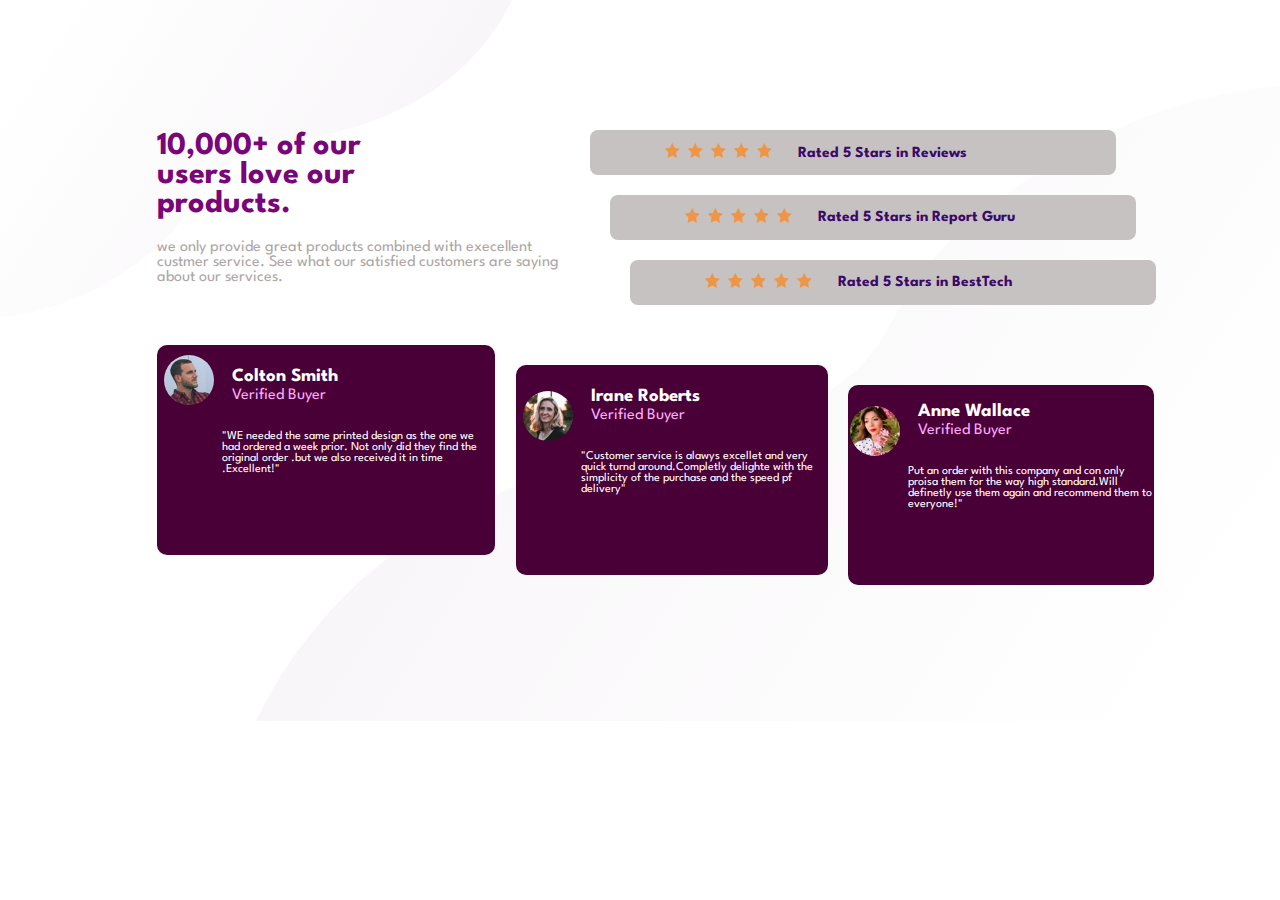
<file: index.html>
<!DOCTYPE html>
<html lang="en">

<head>
    <meta charset="UTF-8">
    <meta name="viewport" content="width=device-width, initial-scale=1.0">
    <meta http-equiv="X-UA-Compatible" content="ie=edge">
    <link rel="preconnect" href="https://fonts.gstatic.com">
    <link href="https://fonts.googleapis.com/css2?family=Spartan:wght@100;200;300;400;500;600;700;800;900&display=swap" rel="stylesheet">
    <title>Atelier1</title>
    <link rel="stylesheet" href="style.css">
</head>

<body>
    <div class="gr">
        <div class="haut">
            <div class="tittle">
                <h1 class="color">10,000+ of our <br>users love our <br> products.</h1>
                <p class="colorg"> we only provide great products combined with execellent custmer service.
                    See what our satisfied customers are saying about our services.
                </p>
            </div>
            <div class="etoiles">
                <div class="rating" id="r1">
                    <div class="abc">
                    <img class="star" src="images/icon-star.svg" alt="">
                    <img class="star" src="images/icon-star.svg" alt="">
                    <img class="star" src="images/icon-star.svg" alt="">
                    <img class="star" src="images/icon-star.svg" alt="">
                    <img class="star" src="images/icon-star.svg" alt="">
                    </div>
                    <p class="review">Rated 5 Stars in Reviews</p>
                    <br>
                </div>
                <div class="rating" id="r2">
                    <div class="abc">
                        <img class="star" src="images/icon-star.svg" alt="">
                        <img class="star" src="images/icon-star.svg" alt="">
                        <img class="star" src="images/icon-star.svg" alt="">
                        <img class="star" src="images/icon-star.svg" alt="">
                        <img class="star" src="images/icon-star.svg" alt="">
                        </div>
                    <p class="review">Rated 5 Stars in Report Guru</p>
                </div>
                <div class="rating" id="r3">
                    <div class="abc">
                        <img class="star" src="images/icon-star.svg" alt="">
                        <img class="star" src="images/icon-star.svg" alt="">
                        <img class="star" src="images/icon-star.svg" alt="">
                        <img class="star" src="images/icon-star.svg" alt="">
                        <img class="star" src="images/icon-star.svg" alt="">
                        </div>
                    <p class="review">Rated 5 Stars in BestTech</p>
                </div>


            </div>
        </div>
        <div class="divB">
            <div class="div1">
                <div class="image">
                    <img class="img1" src="images/image-colton.jpg" alt="">
                </div>
                <div class="org">
                    <h3 class="name">Colton Smith </h3>
                <p class="vr"> Verified Buyer</p>
                <p class="TC" >"WE needed the same printed design as the one
                    we had ordered a week prior. Not
                    only did they find the original order .but
                    we also received it in time .Excellent!"
                </p>
            </div>
        </div>
            <div class="div2">
                <div class="image">
                    <p> <img class="img1" src="images/image-irene.jpg" alt="">
                    </div>
                    <div class="org">
                   
                    <h3 class="name">Irane Roberts </h3>
                
                <p class="vr"> Verified Buyer</p>
                <p class="TC">"Customer service is alawys excellet and
                    very quick turnd around.Completly
                    delighte with the simplicity of the
                    purchase and the speed pf delivery"</p>
                </div>
            </div>
            <div class="div3">
                <div class="image">
                    <p> <img class="img1" src="images/image-anne.jpg" alt="">
                </div>
                <div class="org">
                    <h3 class="name">Anne Wallace </h3>
                    <p class="vr"> Verified Buyer</p>
                    <p class="TC">Put an order with this company and con
                        only proisa them for the way high
                        standard.Will definetly use them again
                        and recommend them to everyone!"</p>
                </div>

            </div>
        </div>
    </div>
</body>

</html>
</file>
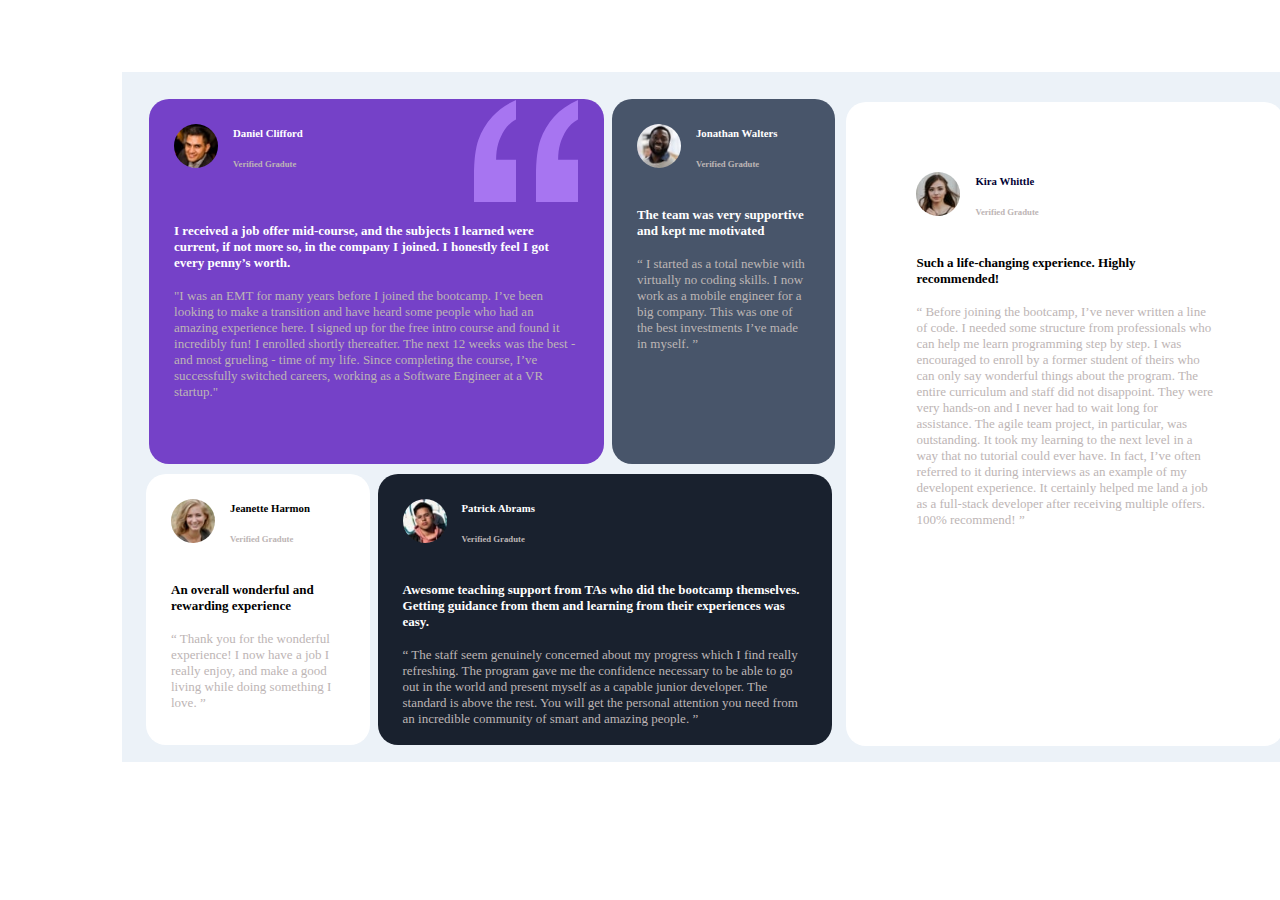
<file: Atelier 3/index3.html>
<!DOCTYPE html>
<html lang="en">
<head>
    <meta charset="UTF-8">
    <meta name="viewport" content="width=, initial-scale=1.0">
    <link rel="stylesheet" href="style.css">
    <title>Document</title>
</head>
<body>
    <div class="Globale">
    <div class="for">
    <div class="fora">
    <div class="Danniel">  
        <div class="org">   
<img class="image" src="images/image-daniel.jpg" alt="">
<div class="orga">
<h5 class="name"> Daniel Clifford </h5>
<h6 class="clr"> Verified Gradute </h6>
</div>
</div>  
<img class="bk"  src="images/bg-pattern-quotation.svg" alt="">
<h4 class="name">  I received a job offer mid-course, and the subjects I learned were current, if not more so, 
    in the company I joined. I honestly feel I got every penny’s worth.</h4>
    <p class="clr">
        "I was an EMT for many years before I joined the bootcamp. I’ve been looking to make a 
          transition and have heard some people who had an amazing experience here. I signed up 
          for the free intro course and found it incredibly fun! I enrolled shortly thereafter. 
          The next 12 weeks was the best - and most grueling - time of my life. Since completing 
          the course, I’ve successfully switched careers, working as a Software Engineer at a VR startup."
    </p>
    </div>
<div class="jonathan">
    <div class="org">
    <img  class="image" src="images/image-jonathan.jpg" alt="">
    <div class="orga">
    <h5 class="name">Jonathan Walters</h5>
    <h6 class="clr"> Verified Gradute </h6>
</div>
</div>
    <h4 class="name"> The team was very supportive and kept me motivated </h4>
    <p class="clr">
        “ I started as a total newbie with virtually no coding skills. I now work as a mobile engineer 
          for a big company. This was one of the best investments I’ve made in myself. ”
    </p>
</div>
</div>
<div class="forb">
<div class="Jeanette">
    <div class="org">
<img  class="image" src="images/image-jeanette.jpg" alt="">
<div class="orga">
<h5 class=""> Jeanette Harmon </h5>
<h6 class="clr">  Verified Gradute </h6>
</div>
</div>
<h4> An overall wonderful and rewarding experience</h4>
<p class="clr">
    “ Thank you for the wonderful experience! I now have a job I really enjoy, and make a good living 
          while doing something I love. ”
</p>
</div>
<div class="Patrick">
    <div class="org">
    <img  class="image" src="images/image-patrick.jpg" alt="">
    <div class="orga">
    <h5 class="name"> Patrick Abrams </h5>
    <h6 class="clr"> Verified Gradute </h6>
</div>
</div>
    <h4 class="name"> Awesome teaching support from TAs who did the bootcamp themselves. Getting guidance from them and 
        learning from their experiences was easy. </h4>
    <p class="clr">
        “ The staff seem genuinely concerned about my progress which I find really refreshing. The program 
        gave me the confidence necessary to be able to go out in the world and present myself as a capable 
        junior developer. The standard is above the rest. You will get the personal attention you need from 
        an incredible community of smart and amazing people. ”
    </p>
</div>

</div>

</div>
<div class="one">
    <div class="org">
<img class="image" src="images/image-kira.jpg" alt="">
<div class="orga">
<h5 class="name1"> Kira Whittle</h5>
<h6 class="clr"> Verified Gradute </h6>
</div>
</div>
<h4> Such a life-changing experience. Highly recommended!</h4>
<p class="clr">
    “ Before joining the bootcamp, I’ve never written a line of code. I needed some structure from 
          professionals who can help me learn programming step by step. I was encouraged to enroll by a former 
          student of theirs who can only say wonderful things about the program. The entire curriculum and staff 
          did not disappoint. They were very hands-on and I never had to wait long for assistance. The agile team 
          project, in particular, was outstanding. It took my learning to the next level in a way that no tutorial 
          could ever have. In fact, I’ve often referred to it during interviews as an example of my developent 
          experience. It certainly helped me land a job as a full-stack developer after receiving multiple offers. 
          100% recommend! ”
</p>
</div>
</div>

</div>



</body>
</html>
</file>
<file: style.css>
body{
    font-family: 'Spartan', sans-serif;
    background-image: url(images/bg-pattern-bottom-desktop.svg), url(images/bg-pattern-top-desktop.svg);
      
    background-position: right bottom, left top;
  	background-repeat: no-repeat, no-repeat;
      background-size: 80%, 40%;
      padding: 8% 10%;
}
.gr{
    width: 102%;
    height: 500px;
    margin : 0 auto; 
   
}

.haut{
display: flex;
flex-direction: row;

 }

 .abc{
    padding-right: 4px;
    padding-left: 50px;
 }

 .etoiles{
    width: 72%;
     height: auto;
     margin: auto ;
 }
 .star{
     width: 15px;
     height: 15px;
     padding-right: 4px;
     
 }
 .tittle{
     width: 50%;
     height: auto;
     margin-left: 2%;
 }
 .rating{
    
    width: 76%;
     background-color: rgb(199, 194, 194);
     display: flex;
     flex-direction:row;
     flex-wrap: nowrap;
     align-items: center;
     padding-left: 25px;
     padding-right: 50px;
     margin : 20px auto;
     text-align: left 29px ;
     border-radius: 8px;
     
 }
 .review{
     margin-left: 18px;
     color: rgb(58, 9, 104);
     font-weight: 700;
     font-size: 1.2vw;
 }
 #r1{
     margin-left: 20px;
 }
 #r2{
    margin-left: 40px;
}
#r3{
    margin-left: 60px;
}
.color{
    color: rgb(121, 5, 121);
}
.colorg{
    color: rgb(173, 166, 166);
}
.divB{
    display: flex;
    margin: auto;
}
.div1{
    height: 200px;
    margin-left: 2%;
   display: flex;
   background-color: rgb(73, 0, 55);
   margin-right: 2%;
   border-radius: 10px;
   padding: 5px;
   margin-top: 20px;
}
.div2{
    height: 200px;
    display: flex;
    background-color: rgb(73, 0, 55);
    margin-right: 2%;
    border-radius: 10px;
    padding: 5px;
    margin-top: 40px;
    margin-bottom: 33px;
 }
 .div3{
     display: flex;
    background-color: rgb(73, 0, 55);
    margin-right: 2%;
    border-radius: 10px;
    margin-bottom: 23px;
    margin-top: 60px ;
    margin-right: 1%;
 }
 .img1{
    border-radius: 50%;
    position: relative;
    right: 5%;
    width: 50px;
    height: 50px;
    padding: 5px;

 }
 .org{
     display: flex;
     flex-direction: column;
 }
 .vr{
margin-top: -16px;
margin-left: 10px;
color: rgb(255, 172, 255);
 }
 .name{
     margin-left: 10px;
     color: white;
 }
.TC{
    color: white;
    text-align: left;
    font-size: 12px;

}

@media only screen and (max-width: 700px) {
    .tittle {
        width: 100%;
        height: auto;
        margin-left: 2%;
        text-align: center;
    }
    .haut {
        display: flex;
        flex-direction: column;
    }
    .divB {
        display: flex;
        flex-direction: column;
        
    }
    #r1,#r2,#r3{
    margin-left: 0px; 
    flex-direction: column;
    margin-left: -9%;
    margin-right: -10%;
    border-radius: 10px;
    padding: 5px;
    width: 115%;
    height: 68PX;

    }
   

    .etoiles{
        width: 100%
        
    }
    .div1,.div2,.div3{
        height: 170px;
        margin-left: -9%;
       display: flex;
       background-color: rgb(73, 0, 55);
       margin-right: -10%;
       border-radius: 10px;
       padding: 5px;
       margin-top: 20px;
    }
    .div2{
        margin-bottom: 0px;
    }
    .review{
        margin-left: 0px;
        font-size: 16px;
    }
    .abc{
        margin-top: 8px;
        padding-right: 50px;
    }
}
</file>
<file: Atelier 3/style.css>
body{
    width: 1440px;
    height: 700px;
    background-color: rgb(255, 255, 255);
    font-size: 13px;
}
.Globale{
    width: 80%;
    height: 90%;
    background-color:hsl(210, 46%, 95%);
    margin: 5% auto;
    display: flex;
    padding: 30px;
}
.for{
    width: 70%;
    height: 100%;
}
.one{
    width: 30%;
    height: 80%;
    background-color: hsl(0, 0%, 100%);
    padding: 25px;
    border-radius: 20px;
    padding: 70px;
    margin-right: 20px;
}
.fora{
    width: 100%;
    height: 50%;
    display: flex;
    padding-bottom: 70px;
    margin : -1%;
}
.forb{
    width: 100%;
    height: 50%;
    display: flex;
    margin: -10px;
}
.Danniel{
    width: 70%;
    height: 100%;
    background-color :hsl(263, 55%, 52%);
    padding: 25px;
    border-radius: 20px;
    margin: 4px;
}
.jonathan{
    width: 30%;
    height: 100%;
    background-color:hsl(217, 19%, 35%);
    padding: 25px;
    border-radius: 20px;
    margin: 4px;

}
.Jeanette{
    width: 30%;
    height: 70%;
    background-color:hsl(0, 0%, 100%);
    padding: 25px;
    border-radius: 20px;
    margin: 4px;

}
.Patrick{
    width: 70%;
    height: 70%;
    background-color:hsl(219, 29%, 14%);
    border-radius: 20px;
    padding: 25px;
    margin: 4px;
}
.org {
    display: flex;
}
.orga{
    display: block;
    margin-top: -15px;
    margin-left: 15px;
}
.bk{
    margin-left: 300px;
    margin-top: -500px;
}
.image{
    border-radius: 50%;
    height: 44px;
    width: 44px; 
}
.name{
    color: white;
}
.name1{
    color: rgb(3, 2, 53);
}
.clr{
    color: rgb(189, 181, 181);
}
@media only screen and (max-width: 700px) {
    .Globale{
        width: 50%;
        height: 225%;
        background-color:hsl(210, 46%, 95%);
        margin: 5% auto;
        display: flex;
        flex-direction: column;
        justify-content: center;
        
    }
    .for{
        justify-content: center;
    }
    .fora{
        width: 100%;
        display: flex;
        flex-direction: column;
        padding-bottom: 70px;
    }
    .forb{
        width: 100%;
        display: flex;
        flex-direction: column;
    }
    .Danniel{
        width: 78%;
         background-color :hsl(263, 55%, 52%);
        padding: 25px;
        border-radius: 20px;
        margin: 4px;
    }
    .jonathan{
        width: 78%;
        background-color:hsl(217, 19%, 35%);
        padding: 25px;
        border-radius: 20px;
        margin: 4px;
    }
    .Jeanette{
        margin-top: -32px;
        width: 80%;
    }
 .one{
    margin-top: 70px;
    width: 43%;
    height: 19%;
 }
 .Patrick{
    width: 80%;
    margin-top: 12px;
 }  
}
</file>
